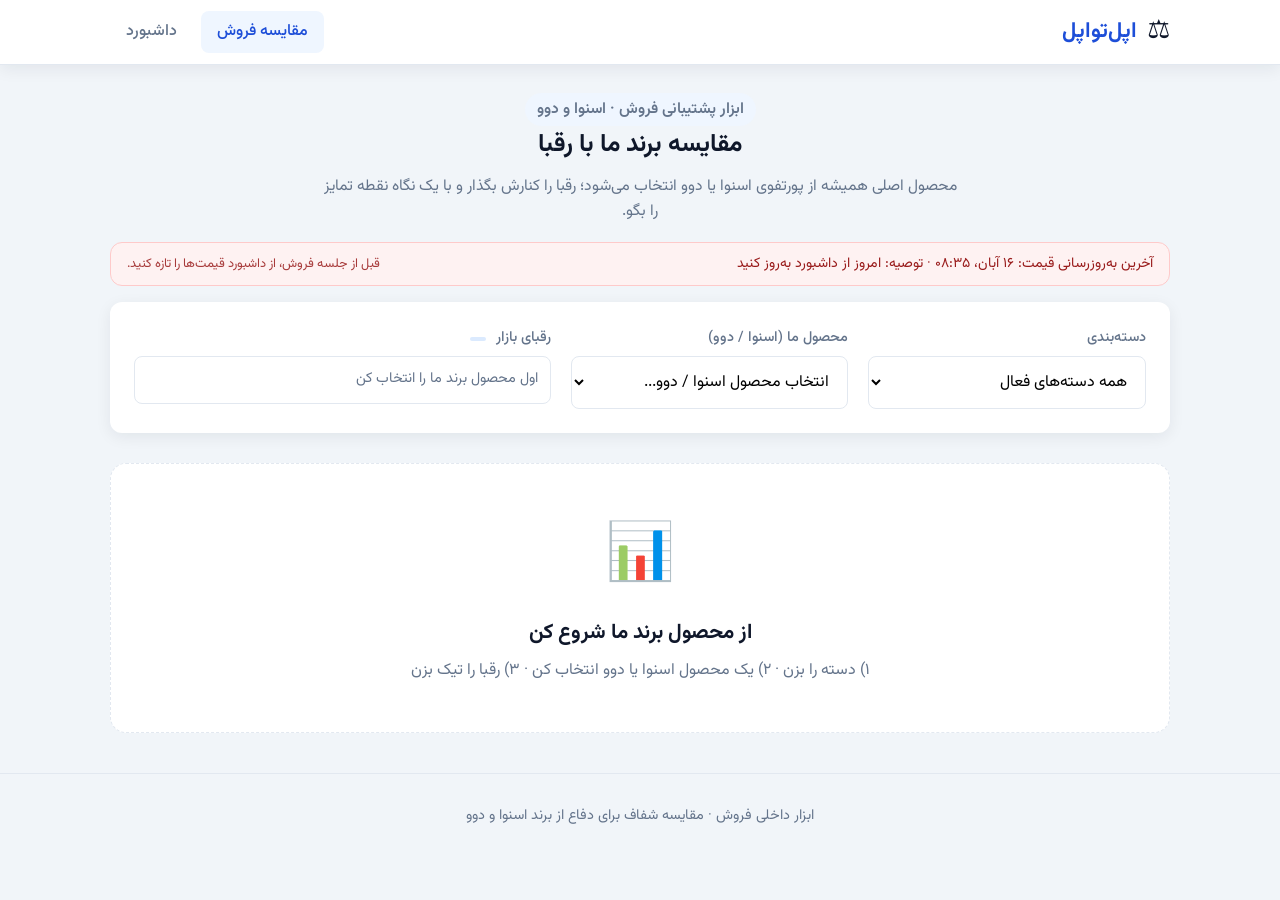
<file: index.html>
<!DOCTYPE html>
<html lang="fa" dir="rtl">
<head>
  <meta charset="UTF-8">
  <meta name="viewport" content="width=device-width, initial-scale=1.0">
  <title>اپل‌تو‌اپل | ابزار فروش اسنوا و دوو</title>
  <link rel="stylesheet" href="css/style.css">
  <link rel="stylesheet" href="css/compare.css">
  <link href="https://fonts.googleapis.com/css2?family=Vazirmatn:wght@300;400;500;600;700;800&display=swap" rel="stylesheet">
</head>
<body>
  <header class="header">
    <div class="container">
      <div class="logo"><span class="logo-icon">⚖️</span><h1>اپل‌تو‌اپل</h1></div>
      <nav>
        <a href="index.html" class="active">مقایسه فروش</a>
        <a href="admin.html">داشبورد</a>
      </nav>
    </div>
  </header>
  <main class="container">
    <section class="hero hero-sales">
      <p class="hero-eyebrow">ابزار پشتیبانی فروش · اسنوا و دوو</p>
      <h2>مقایسه برند ما با رقبا</h2>
      <p>محصول اصلی همیشه از پورتفوی اسنوا یا دوو انتخاب می‌شود؛ رقبا را کنارش بگذار و با یک نگاه نقطه تمایز را بگو.</p>
    </section>

    <div id="freshnessBar" class="freshness-bar" hidden>
      <span id="freshnessText">آخرین به‌روزرسانی قیمت: —</span>
      <span class="freshness-hint">قبل از جلسه فروش، از داشبورد قیمت‌ها را تازه کنید.</span>
    </div>

    <section class="compare-controls">
      <div class="select-group">
        <label for="categorySelect">دسته‌بندی</label>
        <select id="categorySelect"><option value="">همه دسته‌های فعال</option></select>
      </div>
      <div class="select-group">
        <label for="productA">محصول ما (اسنوا / دوو)</label>
        <select id="productA"><option value="">انتخاب کنید...</option></select>
      </div>
      <div class="select-group" style="flex:1.5">
        <label>رقبای بازار <span id="compCountBadge" class="comp-count" hidden></span></label>
        <div id="competitorsCheckboxes" class="competitors-box">
          <span class="hint">اول محصول ما را انتخاب کن</span>
        </div>
      </div>
    </section>

    <section id="comparisonResult" class="comparison-result hidden"></section>
    <section id="emptyState" class="empty-state">
      <div class="empty-icon">📊</div>
      <h3>از محصول برند ما شروع کن</h3>
      <p>۱) دسته را بزن · ۲) یک محصول اسنوا یا دوو انتخاب کن · ۳) رقبا را تیک بزن</p>
    </section>
  </main>
  <footer class="footer"><div class="container"><p>ابزار داخلی فروش · مقایسه شفاف برای دفاع از برند اسنوا و دوو</p></div></footer>
  <script src="js/digikala.js?v=20261118b"></script>
  <script src="js/app-business-a.js?v=20261118b"></script>
  <script src="js/app-business-b.js?v=20261118b"></script>
  <script src="js/ai.js?v=20261118b"></script>
  <script src="js/app-part2.js?v=20261118b"></script>
</body>
</html>
</file>
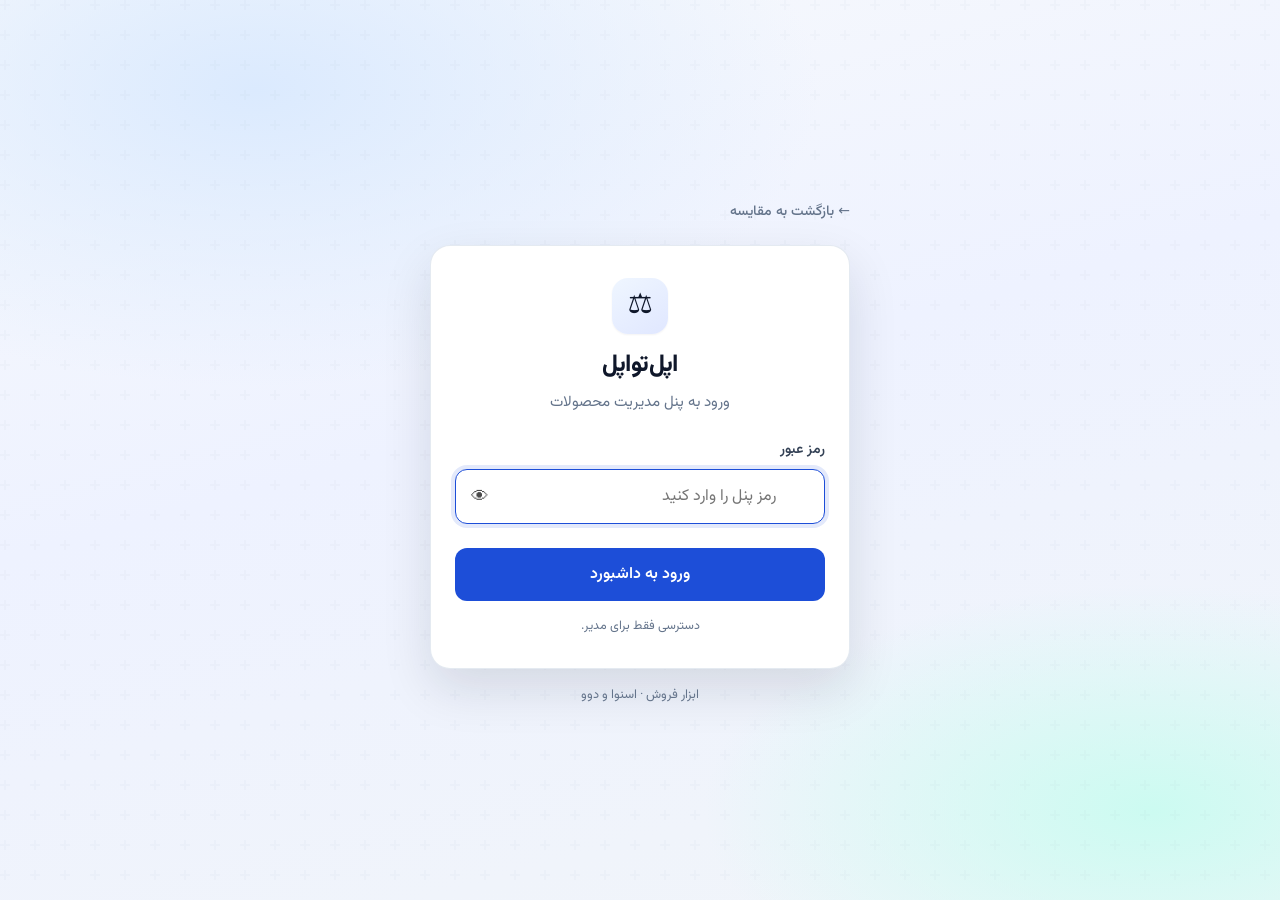
<file: admin.html>
<!DOCTYPE html>
<html lang="fa" dir="rtl">
<head>
  <meta charset="UTF-8">
  <meta name="viewport" content="width=device-width, initial-scale=1.0">
  <title>داشبورد مدیریت | اپل‌تو‌اپل</title>
  <link rel="stylesheet" href="css/style.css">
  <link rel="stylesheet" href="css/compare.css">
  <link href="https://fonts.googleapis.com/css2?family=Vazirmatn:wght@300;400;500;600;700;800&display=swap" rel="stylesheet">
</head>
<body class="admin-page admin-locked">
  <header class="header admin-header-nav" id="adminHeader">
    <div class="container">
      <div class="logo"><span class="logo-mark" aria-hidden="true">⚖️</span><h1>اپل‌تو‌اپل</h1></div>
      <nav>
        <a href="index.html">مقایسه فروش</a>
        <a href="admin.html" class="active">داشبورد</a>
      </nav>
    </div>
  </header>

  <div id="loginGate" class="login-screen" role="main">
    <div class="login-bg" aria-hidden="true"></div>
    <div class="login-shell">
      <a href="index.html" class="login-back">← بازگشت به مقایسه</a>
      <div class="login-card">
        <div class="login-brand">
          <div class="login-logo" aria-hidden="true">⚖️</div>
          <h1>اپل‌تو‌اپل</h1>
          <p class="login-subtitle">ورود به پنل مدیریت محصولات</p>
        </div>
        <div id="loginError" class="login-alert" role="alert" hidden></div>
        <form id="loginForm" class="login-form" onsubmit="event.preventDefault(); tryAdminLogin();">
          <div class="field">
            <label for="adminPassword">رمز عبور</label>
            <div class="field-input">
              <input type="password" id="adminPassword" name="password" placeholder="رمز پنل را وارد کنید" autocomplete="current-password" autofocus>
              <button type="button" class="field-toggle" id="togglePwd" aria-label="نمایش رمز" title="نمایش / مخفی">👁</button>
            </div>
          </div>
          <button type="submit" class="btn btn-primary btn-block btn-lg" id="loginSubmit">
            <span class="btn-label">ورود به داشبورد</span>
            <span class="btn-loading" hidden>در حال ورود…</span>
          </button>
        </form>
        <p class="login-hint">دسترسی فقط برای مدیر.</p>
      </div>
      <p class="login-footer">ابزار فروش · اسنوا و دوو</p>
    </div>
  </div>

  <main class="container admin-main" id="adminMain" hidden>
    <div class="admin-header">
      <div>
        <h2>مدیریت محصولات</h2>
        <p class="admin-lead">اسنوا/دوو = محصول ما · بقیه = رقیب (خودکار)</p>
      </div>
      <div class="admin-header-actions">
        <button type="button" class="btn btn-ghost btn-sm" onclick="changeAdminPassword()">تغییر رمز</button>
        <button type="button" class="btn btn-ghost btn-sm" onclick="adminLogout()">خروج</button>
        <button type="button" class="btn btn-primary" onclick="openAddModal()">+ افزودن محصول</button>
      </div>
    </div>
    <div class="export-box">
      <p><strong>پشتیبان‌گیری:</strong> Export بگیرید و جایگزین <code>data/products.json</code> کنید.</p>
      <div class="export-actions">
        <button type="button" class="btn btn-success" onclick="exportJSON()">⬇ Export JSON</button>
        <button type="button" class="btn btn-outline" onclick="importJSON()">⬆ Import JSON</button>
        <button type="button" class="btn btn-primary" id="btnRefreshAllPrices" onclick="refreshAllPrices()">🔄 به‌روزرسانی همه قیمت‌ها</button>
      </div>
    </div>
    <section class="category-manager" id="categoryManager">
      <div class="cat-manager-header">
        <h3>مدیریت دسته‌بندی‌ها</h3>
        <button type="button" class="btn btn-outline btn-sm" onclick="addNewCategory()">+ دسته جدید</button>
      </div>
      <p class="cat-manager-hint">تغییر نام، غیرفعال یا حذف. غیرفعال‌کردن محصولات را پاک نمی‌کند.</p>
      <div id="categoryList" class="category-list"></div>
    </section>
    <div id="productList" class="product-list"></div>
  </main>

  <div class="modal-overlay" id="productModal">
    <div class="modal">
      <div class="modal-header"><h3 id="modalTitle">افزودن محصول</h3><button type="button" class="modal-close" onclick="closeModal()" aria-label="بستن">×</button></div>
      <form id="productForm">
        <div class="modal-body">
          <div class="form-group"><label>نام *</label><input type="text" name="name" required></div>
          <div class="form-row">
            <div class="form-group"><label>برند</label><input type="text" name="brand" placeholder="اسنوا / دوو / رقیب"></div>
            <div class="form-group"><label>قیمت</label><input type="number" name="price"></div>
          </div>
          <div class="form-row">
            <div class="form-group"><label>نوع (پیشنهادی)</label><select name="type"><option value="own">محصول ما</option><option value="competitor">رقیب</option></select></div>
            <div class="form-group"><label>دسته</label><div class="inline-field"><select name="category"></select><button type="button" class="btn btn-outline btn-sm" onclick="addNewCategory()">+</button></div></div>
          </div>
          <div class="form-group"><label>تصویر</label><input type="url" name="image"></div>
          <div class="form-group"><label>لینک دیجی‌کالا</label><div class="inline-field"><input type="url" name="digikalaUrl"><button type="button" class="btn btn-primary btn-sm" onclick="tryFetchDigikala()">دریافت</button></div></div>
          <div class="form-group" id="competitorsSection"><label>رقبا</label><div id="competitorsSelectContainer" class="competitors-box"></div></div>
          <div class="form-group"><label>ویژگی‌ها</label><div class="features-editor"><div id="featuresContainer"></div><button type="button" class="btn btn-outline btn-sm" onclick="addFeatureRow()">+ ویژگی</button></div></div>
        </div>
        <div class="modal-footer"><button type="button" class="btn btn-outline" onclick="closeModal()">انصراف</button><button type="submit" class="btn btn-primary">ذخیره</button></div>
      </form>
    </div>
  </div>
  <div id="toast" class="toast" role="status"></div>
  <script src="js/digikala.js?v=20261118b"></script>
  <script src="js/app-business-a.js?v=20261118b"></script>
  <script src="js/app-business-b.js?v=20261118b"></script>
  <script src="js/app-part2.js?v=20261118b"></script>
  <script src="js/admin-auth.js"></script>
</body>
</html>
</file>
<file: css/style.css>
:root {
  /* Brand */
  --primary: #1d4ed8;
  --primary-dark: #1e3a8a;
  --primary-soft: #eff6ff;
  --accent: #0d9488;
  --success: #059669;
  --danger: #dc2626;
  --warning: #d97706;

  /* Surfaces */
  --bg: #f1f5f9;
  --bg-elevated: #ffffff;
  --card: #ffffff;
  --text: #0f172a;
  --text-secondary: #334155;
  --text-muted: #64748b;
  --border: #e2e8f0;
  --border-strong: #cbd5e1;

  /* Elevation */
  --shadow-sm: 0 1px 2px rgb(15 23 42 / 0.05);
  --shadow: 0 4px 16px rgb(15 23 42 / 0.07);
  --shadow-lg: 0 20px 50px rgb(15 23 42 / 0.12);

  /* Shape & type */
  --radius-sm: 8px;
  --radius: 12px;
  --radius-lg: 16px;
  --radius-xl: 20px;
  --font: 'Vazirmatn', Tahoma, system-ui, sans-serif;

  /* Spacing scale */
  --space-1: 4px;
  --space-2: 8px;
  --space-3: 12px;
  --space-4: 16px;
  --space-5: 24px;
  --space-6: 32px;
  --space-7: 48px;
}

* { margin: 0; padding: 0; box-sizing: border-box; }

body {
  font-family: var(--font);
  background: var(--bg);
  color: var(--text);
  line-height: 1.6;
  min-height: 100vh;
}

.container { max-width: 1100px; margin: 0 auto; padding: 0 20px; }
@media (min-width: 1400px) { .container { max-width: 1280px; } }

.header {
  background: var(--card);
  border-bottom: 1px solid var(--border);
  position: sticky; top: 0; z-index: 100;
  box-shadow: var(--shadow);
}
.header .container {
  display: flex; align-items: center; justify-content: space-between; height: 64px;
}
.logo { display: flex; align-items: center; gap: 10px; }
.logo-icon { font-size: 1.6rem; }
.logo h1 { font-size: 1.35rem; font-weight: 700; color: var(--primary); }
nav { display: flex; gap: 8px; }
nav a {
  text-decoration: none; color: var(--text-muted);
  padding: 8px 16px; border-radius: 8px; font-weight: 500; transition: all 0.2s;
}
nav a:hover, nav a.active { background: #eff6ff; color: var(--primary); }

.hero { text-align: center; padding: 40px 0 30px; }
.hero h2 { font-size: 1.8rem; margin-bottom: 8px; }
.hero p { color: var(--text-muted); font-size: 1.05rem; }

.compare-controls {
  display: flex; align-items: flex-end; gap: 20px;
  background: var(--card); padding: 24px; border-radius: var(--radius);
  box-shadow: var(--shadow); margin-bottom: 30px; flex-wrap: wrap; justify-content: center;
}
.select-group { flex: 1; min-width: 220px; }
.select-group label {
  display: block; font-size: 0.9rem; font-weight: 500; margin-bottom: 6px; color: var(--text-muted);
}
select {
  width: 100%; padding: 12px 14px; border: 1.5px solid var(--border);
  border-radius: 8px; font-family: inherit; font-size: 1rem; background: white; cursor: pointer;
}
select:focus { outline: none; border-color: var(--primary); }

.comparison-result { margin-bottom: 50px; }
.empty-state {
  text-align: center; padding: 48px 20px; color: var(--text-muted);
  background: #fff; border: 1px dashed var(--border); border-radius: 16px; margin-bottom: 40px;
}
.empty-icon { font-size: 3.5rem; margin-bottom: 16px; }
.empty-state h3 { font-size: 1.3rem; color: var(--text); margin-bottom: 8px; }
.hidden { display: none !important; }
.footer {
  text-align: center; padding: 30px 0; color: var(--text-muted); font-size: 0.9rem;
  border-top: 1px solid var(--border); margin-top: 40px;
}

.admin-header {
  display: flex; justify-content: space-between; align-items: center;
  margin: 30px 0 20px; flex-wrap: wrap; gap: 12px;
}
.admin-header h2 { font-size: 1.5rem; }

.btn {
  display: inline-flex; align-items: center; gap: 6px; padding: 10px 18px;
  border: none; border-radius: 8px; font-family: inherit; font-size: 0.95rem;
  font-weight: 500; cursor: pointer; transition: all 0.2s; text-decoration: none;
}
.btn-primary { background: var(--primary); color: white; }
.btn-primary:hover { background: var(--primary-dark); }
.btn-success { background: var(--success); color: white; }
.btn-danger { background: var(--danger); color: white; }
.btn-outline { background: white; border: 1.5px solid var(--border); color: var(--text); }
.btn-outline:hover { border-color: var(--primary); color: var(--primary); }
.btn-sm { padding: 6px 12px; font-size: 0.85rem; }

.product-list { display: grid; gap: 16px; }
.product-item {
  background: var(--card); border-radius: var(--radius); box-shadow: var(--shadow);
  padding: 20px; display: flex; align-items: center; gap: 20px; flex-wrap: wrap;
}
.product-item img {
  width: 80px; height: 80px; object-fit: contain; background: #f1f5f9; border-radius: 8px;
}
.product-item .info { flex: 1; min-width: 200px; }
.product-item .info h3 { font-size: 1.1rem; margin-bottom: 4px; }
.product-item .info .meta { color: var(--text-muted); font-size: 0.9rem; }
.product-item .actions { display: flex; gap: 8px; flex-wrap: wrap; }

.modal-overlay {
  position: fixed; inset: 0; background: rgba(15, 23, 42, 0.5);
  display: flex; align-items: center; justify-content: center; z-index: 200;
  padding: 20px; opacity: 0; visibility: hidden; transition: all 0.25s;
}
.modal-overlay.open { opacity: 1; visibility: visible; }
.modal {
  background: var(--card); border-radius: var(--radius); width: 100%; max-width: 640px;
  max-height: 90vh; overflow-y: auto; box-shadow: 0 20px 40px rgba(0,0,0,0.15);
  transform: translateY(20px); transition: transform 0.25s;
}
.modal-overlay.open .modal { transform: translateY(0); }
.modal-header {
  display: flex; justify-content: space-between; align-items: center;
  padding: 18px 24px; border-bottom: 1px solid var(--border);
}
.modal-header h3 { font-size: 1.2rem; }
.modal-close {
  background: none; border: none; font-size: 1.5rem; cursor: pointer; color: var(--text-muted); line-height: 1;
}
.modal-body { padding: 24px; }
.form-group { margin-bottom: 18px; }
.form-group label { display: block; font-weight: 500; margin-bottom: 6px; font-size: 0.9rem; }
.form-group input, .form-group textarea, .form-group select {
  width: 100%; padding: 10px 14px; border: 1.5px solid var(--border);
  border-radius: 8px; font-family: inherit; font-size: 0.95rem;
}
.form-group input:focus, .form-group textarea:focus { outline: none; border-color: var(--primary); }
.form-row { display: grid; grid-template-columns: 1fr 1fr; gap: 16px; }
.features-editor {
  border: 1.5px solid var(--border); border-radius: 8px; padding: 12px; background: #f8fafc;
}
.feature-row { display: flex; gap: 8px; margin-bottom: 8px; align-items: center; }
.feature-row input {
  flex: 1; padding: 8px 12px; border: 1px solid var(--border); border-radius: 6px; font-family: inherit;
}
.feature-row .btn-remove {
  background: #fee2e2; color: var(--danger); border: none; width: 36px; height: 36px;
  border-radius: 6px; cursor: pointer; font-size: 1.1rem;
}
.modal-footer {
  padding: 16px 24px; border-top: 1px solid var(--border);
  display: flex; justify-content: flex-end; gap: 10px;
}

.toast {
  position: fixed; bottom: 30px; left: 50%; transform: translateX(-50%) translateY(100px);
  background: #0f172a; color: white; padding: 14px 24px; border-radius: 10px;
  font-size: 0.95rem; z-index: 300; opacity: 0; transition: all 0.3s;
  box-shadow: 0 10px 25px rgba(0,0,0,0.2);
}
.toast.show { transform: translateX(-50%) translateY(0); opacity: 1; }
.toast.success { background: var(--success); }
.toast.error { background: var(--danger); }

.export-box {
  background: #eff6ff; border: 1.5px dashed var(--primary); border-radius: var(--radius);
  padding: 20px; margin-bottom: 24px; text-align: center;
}
.export-box p { margin-bottom: 12px; color: var(--text-muted); font-size: 0.95rem; }
.export-actions { display: flex; gap: 10px; justify-content: center; flex-wrap: wrap; }

.competitors-box {
  background: white; border: 1.5px solid var(--border); border-radius: 8px;
  padding: 10px 12px; min-height: 48px; max-height: 160px; overflow-y: auto;
  display: flex; flex-wrap: wrap; gap: 8px; align-items: flex-start;
}
.competitors-box .hint { color: var(--text-muted); font-size: 0.9rem; }
.competitor-chip {
  display: inline-flex; align-items: center; gap: 6px; background: #f1f5f9;
  border: 1px solid var(--border); border-radius: 20px; padding: 5px 12px;
  font-size: 0.85rem; cursor: pointer; transition: all 0.15s; user-select: none;
}
.competitor-chip:hover { border-color: var(--primary); }
.competitor-chip.selected {
  background: #dbeafe; border-color: var(--primary); color: var(--primary); font-weight: 500;
}
.competitor-chip input { display: none; }

.category-manager {
  background: var(--card); border-radius: var(--radius); box-shadow: var(--shadow);
  padding: 18px 20px; margin-bottom: 24px; border: 1px solid var(--border);
}
.cat-manager-header {
  display: flex; justify-content: space-between; align-items: center;
  gap: 12px; flex-wrap: wrap; margin-bottom: 6px;
}
.cat-manager-header h3 { font-size: 1.1rem; margin: 0; }
.cat-manager-hint { font-size: 0.85rem; color: var(--text-muted); margin-bottom: 14px; }
.category-list { display: flex; flex-direction: column; gap: 8px; }
.category-row {
  display: flex; justify-content: space-between; align-items: center;
  gap: 12px; flex-wrap: wrap; padding: 10px 12px; background: #f8fafc;
  border: 1px solid var(--border); border-radius: 10px;
}
.category-row-info { display: flex; align-items: center; gap: 10px; flex-wrap: wrap; }
.category-row-name { font-weight: 600; }
.category-row-count {
  font-size: 0.8rem; color: var(--text-muted); background: #e2e8f0;
  padding: 2px 8px; border-radius: 999px;
}
.category-row-actions { display: flex; gap: 8px; flex-wrap: wrap; }
.category-row.is-disabled {
  opacity: 0.72; background: #f1f5f9; border-style: dashed;
}
.category-row-badge {
  font-size: 0.72rem; padding: 2px 8px; border-radius: 999px;
  background: #fee2e2; color: #991b1b; font-weight: 600;
}
.category-row-badge.active { background: #dcfce7; color: #166534; }

@media (max-width: 700px) {
  .compare-controls { flex-direction: column; align-items: stretch; }
  .form-row { grid-template-columns: 1fr; }
  .product-item { flex-direction: column; text-align: center; }
  .product-item .actions { justify-content: center; }
}

/* ========== P0: Design tokens helpers ========== */
.btn-block { width: 100%; justify-content: center; }
.btn-lg { padding: 14px 20px; font-size: 1rem; font-weight: 600; border-radius: var(--radius); }
.btn-ghost {
  background: transparent;
  border: 1px solid transparent;
  color: var(--text-muted);
}
.btn-ghost:hover {
  background: var(--primary-soft);
  color: var(--primary);
}
.btn:disabled {
  opacity: 0.65;
  cursor: not-allowed;
}

.inline-field {
  display: flex;
  gap: 8px;
  align-items: center;
}
.inline-field select,
.inline-field input { flex: 1; }

.admin-lead {
  margin: 4px 0 0;
  font-size: 0.9rem;
  color: var(--text-muted);
  font-weight: 400;
}
.admin-header-actions {
  display: flex;
  gap: 8px;
  flex-wrap: wrap;
  align-items: center;
}

/* ========== P0: Admin lock — hide chrome before login ========== */
body.admin-locked .admin-header-nav {
  display: none !important;
}
body.admin-locked {
  overflow: hidden;
}
body.admin-authed .login-screen {
  display: none !important;
}

/* ========== P0: Login screen ========== */
.login-screen {
  position: relative;
  min-height: 100vh;
  display: flex;
  align-items: center;
  justify-content: center;
  padding: var(--space-5);
  isolation: isolate;
}

.login-bg {
  position: absolute;
  inset: 0;
  z-index: -1;
  background:
    radial-gradient(ellipse 80% 60% at 20% 10%, #dbeafe 0%, transparent 55%),
    radial-gradient(ellipse 70% 50% at 90% 90%, #ccfbf1 0%, transparent 50%),
    linear-gradient(165deg, #f8fafc 0%, #eef2ff 45%, #f1f5f9 100%);
}
.login-bg::after {
  content: '';
  position: absolute;
  inset: 0;
  background-image: url("data:image/svg+xml,%3Csvg width='60' height='60' viewBox='0 0 60 60' xmlns='http://www.w3.org/2000/svg'%3E%3Cg fill='none' fill-rule='evenodd'%3E%3Cg fill='%2394a3b8' fill-opacity='0.06'%3E%3Cpath d='M36 34v-4h-2v4h-4v2h4v4h2v-4h4v-2h-4zm0-30V0h-2v4h-4v2h4v4h2V6h4V4h-4zM6 34v-4H4v4H0v2h4v4h2v-4h4v-2H6zM6 4V0H4v4H0v2h4v4h2V6h4V4H6z'/%3E%3C/g%3E%3C/g%3E%3C/svg%3E");
  opacity: 0.9;
}

.login-shell {
  width: 100%;
  max-width: 420px;
  display: flex;
  flex-direction: column;
  gap: var(--space-4);
}

.login-back {
  align-self: flex-start;
  font-size: 0.875rem;
  color: var(--text-muted);
  text-decoration: none;
  font-weight: 500;
  padding: 6px 0;
  transition: color 0.15s;
}
.login-back:hover { color: var(--primary); }

.login-card {
  background: var(--card);
  border: 1px solid rgb(226 232 240 / 0.9);
  border-radius: var(--radius-xl);
  box-shadow: var(--shadow-lg);
  padding: var(--space-6) var(--space-5);
  animation: loginIn 0.45s ease-out;
}

@keyframes loginIn {
  from { opacity: 0; transform: translateY(12px); }
  to { opacity: 1; transform: translateY(0); }
}

.login-brand {
  text-align: center;
  margin-bottom: var(--space-5);
}
.login-logo {
  width: 56px;
  height: 56px;
  margin: 0 auto 12px;
  display: flex;
  align-items: center;
  justify-content: center;
  font-size: 1.75rem;
  background: linear-gradient(145deg, var(--primary-soft), #e0e7ff);
  border-radius: 16px;
  box-shadow: var(--shadow-sm);
}
.login-brand h1 {
  font-size: 1.5rem;
  font-weight: 800;
  color: var(--text);
  letter-spacing: -0.02em;
  margin: 0 0 6px;
}
.login-subtitle {
  margin: 0;
  font-size: 0.95rem;
  color: var(--text-muted);
}

.login-alert {
  background: #fef2f2;
  color: #991b1b;
  border: 1px solid #fecaca;
  border-radius: var(--radius-sm);
  padding: 10px 14px;
  font-size: 0.875rem;
  margin-bottom: var(--space-4);
  font-weight: 500;
}
.login-alert[hidden] { display: none !important; }

.login-form .field {
  margin-bottom: var(--space-5);
}
.login-form .field label {
  display: block;
  font-size: 0.875rem;
  font-weight: 600;
  color: var(--text-secondary);
  margin-bottom: 8px;
}
.field-input {
  position: relative;
  display: flex;
  align-items: center;
}
.field-input input {
  width: 100%;
  padding: 14px 48px 14px 14px;
  border: 1.5px solid var(--border);
  border-radius: var(--radius);
  font-family: inherit;
  font-size: 1rem;
  background: #fff;
  transition: border-color 0.15s, box-shadow 0.15s;
}
.field-input input:focus {
  outline: none;
  border-color: var(--primary);
  box-shadow: 0 0 0 4px rgb(29 78 216 / 0.12);
}
.field-toggle {
  position: absolute;
  left: 8px;
  top: 50%;
  transform: translateY(-50%);
  border: none;
  background: transparent;
  cursor: pointer;
  font-size: 1.1rem;
  padding: 6px 8px;
  border-radius: 6px;
  line-height: 1;
  opacity: 0.7;
}
.field-toggle:hover { opacity: 1; background: #f1f5f9; }

.login-hint {
  margin: var(--space-4) 0 0;
  font-size: 0.78rem;
  color: var(--text-muted);
  text-align: center;
  line-height: 1.5;
}

.login-footer {
  text-align: center;
  font-size: 0.8rem;
  color: var(--text-muted);
  margin: 0;
}

.logo-mark {
  font-size: 1.5rem;
  line-height: 1;
}
.admin-main {
  padding-bottom: var(--space-7);
}

@media (max-width: 480px) {
  .login-card { padding: var(--space-5) var(--space-4); }
  .login-brand h1 { font-size: 1.35rem; }
}
</file>
<file: css/compare.css>
/* ===== Comparison layout — responsive, equal columns ===== */
:root {
  --cmp-feat-w: 132px;
  --cmp-radius: 14px;
  --cmp-gap: 12px;
}

.compare-toolbar {
  display: flex;
  gap: 10px;
  flex-wrap: wrap;
  margin-bottom: 14px;
  align-items: center;
  justify-content: space-between;
}
.compare-toolbar .left,
.compare-toolbar .right {
  display: flex;
  gap: 8px;
  flex-wrap: wrap;
  align-items: center;
}
.compare-meta {
  font-size: 0.85rem;
  color: var(--text-muted, #64748b);
}

.compare-table-wrap {
  overflow-x: auto;
  -webkit-overflow-scrolling: touch;
  border-radius: var(--cmp-radius);
  border: 1px solid var(--border, #e2e8f0);
  background: #fff;
  box-shadow: 0 1px 3px rgb(0 0 0 / 0.04);
}

.compare-table {
  width: 100%;
  border-collapse: separate;
  border-spacing: 0;
  table-layout: fixed;
  min-width: 0;
}

.compare-table th,
.compare-table td {
  border-bottom: 1px solid var(--border, #e2e8f0);
  border-left: 1px solid var(--border, #e2e8f0);
  padding: 12px 10px;
  vertical-align: top;
  text-align: center;
  word-break: break-word;
  overflow-wrap: anywhere;
}

.compare-table th:last-child,
.compare-table td:last-child {
  border-left: none;
}

.compare-table th.feat-col,
.compare-table td.feat-col {
  text-align: right;
  background: #f8fafc;
  font-weight: 600;
  width: var(--cmp-feat-w);
  min-width: 100px;
  max-width: 160px;
  position: sticky;
  right: 0;
  z-index: 3;
  border-left: 1px solid var(--border, #e2e8f0);
  box-shadow: -4px 0 8px -4px rgb(0 0 0 / 0.06);
}

.compare-table thead th {
  background: #fff;
  position: sticky;
  top: 0;
  z-index: 2;
}
.compare-table thead th.feat-col {
  z-index: 4;
  background: #f1f5f9;
}

.compare-table thead th.product-col {
  width: calc((100% - var(--cmp-feat-w)) / var(--product-cols, 2));
  min-width: 140px;
  vertical-align: top;
  padding-top: 14px;
  padding-bottom: 14px;
}

.cmp-head {
  display: flex;
  flex-direction: column;
  align-items: center;
  gap: 6px;
  position: relative;
  padding-top: 4px;
}
.cmp-remove {
  position: absolute;
  top: -6px;
  left: 0;
  width: 28px;
  height: 28px;
  border: none;
  border-radius: 50%;
  background: #fee2e2;
  color: #b91c1c;
  font-size: 1.1rem;
  line-height: 1;
  cursor: pointer;
  display: flex;
  align-items: center;
  justify-content: center;
  z-index: 1;
}
.cmp-remove:hover { background: #fecaca; transform: scale(1.08); }
.cmp-img-wrap {
  width: 96px; height: 96px; border-radius: 12px; background: #f8fafc;
  border: 1px solid #f1f5f9; display: flex; align-items: center; justify-content: center; overflow: hidden;
}
.cmp-img { max-width: 88px; max-height: 88px; object-fit: contain; }
.cmp-name { font-size: 0.88rem; font-weight: 600; line-height: 1.45; max-width: 100%; }
.cmp-brand { font-size: 0.78rem; color: var(--text-muted, #64748b); }
.cmp-brand.ours {
  color: #1d4ed8; font-weight: 600; background: #eff6ff; padding: 2px 8px; border-radius: 999px;
}
.cmp-price { font-size: 0.95rem; font-weight: 700; color: var(--primary, #2563eb); }
.cmp-updated { font-size: 0.7rem; color: var(--text-muted, #64748b); }
.cmp-link { font-size: 0.72rem; color: var(--primary, #2563eb); text-decoration: none; }
.cmp-link:hover { text-decoration: underline; }
.btn-history {
  border: 1px solid var(--border, #e2e8f0); background: #f8fafc; border-radius: 8px;
  padding: 4px 10px; font-size: 0.72rem; cursor: pointer; font-family: inherit;
}
.btn-history:hover { background: #eef2ff; }

.compare-table td.better { background: #ecfdf5; color: #065f46; font-weight: 500; }
.compare-table td.worse { background: #fef2f2; color: #991b1b; }
.compare-table td.equal { background: #fff; }

.price-history-list { list-style: none; padding: 0; margin: 0; }
.price-history-list li {
  display: flex; justify-content: space-between; padding: 6px 0;
  border-bottom: 1px solid #f1f5f9; font-size: 0.9rem;
}

.ai-box {
  margin-top: 18px; padding: 18px; border-radius: var(--cmp-radius);
  border: 1px solid #bfdbfe; background: linear-gradient(180deg, #eff6ff 0%, #f8fafc 100%);
}
.ai-box.hidden { display: none; }

.compare-controls { align-items: stretch; }
.competitors-box { min-height: 48px; max-height: 140px; }

/* Business path */
.hero-sales { text-align: center; padding: 28px 0 18px; }
.hero-eyebrow {
  display: inline-block; font-size: 0.8rem; font-weight: 600; color: var(--primary, #1d4ed8);
  background: #eff6ff; padding: 4px 12px; border-radius: 999px; margin-bottom: 10px;
}
.hero-sales h2 { font-size: 1.55rem; margin-bottom: 8px; }
.hero-sales p { color: var(--text-muted, #64748b); max-width: 640px; margin: 0 auto; font-size: 0.98rem; }

.freshness-bar {
  display: flex; flex-wrap: wrap; align-items: center; justify-content: space-between;
  gap: 8px 16px; padding: 10px 16px; border-radius: 12px; margin-bottom: 16px;
  font-size: 0.88rem; border: 1px solid var(--border, #e2e8f0); background: #fff;
}
.freshness-bar.fresh-ok { border-color: #a7f3d0; background: #ecfdf5; color: #065f46; }
.freshness-bar.fresh-warn { border-color: #fde68a; background: #fffbeb; color: #92400e; }
.freshness-bar.fresh-stale { border-color: #fecaca; background: #fef2f2; color: #991b1b; }
.freshness-hint { font-size: 0.8rem; opacity: 0.85; }

.comp-count {
  display: inline-block; margin-right: 6px; font-size: 0.75rem; background: #dbeafe;
  color: var(--primary, #1d4ed8); padding: 2px 8px; border-radius: 999px; font-weight: 600;
}
.view-toggle { display: inline-flex; gap: 4px; }
.legend-inline { font-size: 0.78rem; color: var(--text-muted, #64748b); margin-right: 10px; }
.legend-inline .lg {
  display: inline-block; width: 10px; height: 10px; border-radius: 2px;
  margin-left: 4px; vertical-align: middle;
}
.legend-inline .lg.better { background: #6ee7b7; }
.legend-inline .lg.worse { background: #fca5a5; }

.battle-card {
  background: #fff; border: 1px solid var(--border, #e2e8f0); border-radius: 16px;
  box-shadow: 0 4px 16px rgb(15 23 42 / 0.07); padding: 20px 22px; margin-bottom: 20px;
}
.battle-head {
  display: grid; grid-template-columns: 1.1fr auto 1.4fr; gap: 16px;
  align-items: center; margin-bottom: 20px;
}
.battle-ours {
  text-align: center; padding: 16px;
  background: linear-gradient(180deg, #eff6ff, #fff);
  border: 1px solid #bfdbfe; border-radius: 14px;
}
.battle-tag {
  display: inline-block; font-size: 0.72rem; font-weight: 700; background: #1d4ed8;
  color: #fff; padding: 3px 10px; border-radius: 999px; margin-bottom: 8px;
}
.battle-ours img {
  width: 88px; height: 88px; object-fit: contain; margin: 0 auto 8px; display: block;
}
.battle-ours h3 { font-size: 1rem; margin: 0 0 4px; }
.battle-brand { font-size: 0.85rem; color: var(--text-muted, #64748b); }
.battle-price { font-weight: 700; color: #1d4ed8; margin-top: 6px; }
.battle-price.main { font-size: 1.15rem; }
.battle-vs { font-weight: 800; color: var(--text-muted, #64748b); text-align: center; font-size: 0.9rem; }
.battle-rivals { display: flex; flex-direction: column; gap: 10px; }
.battle-rival {
  display: flex; gap: 12px; align-items: center; padding: 10px 12px;
  background: #f8fafc; border: 1px solid var(--border, #e2e8f0); border-radius: 12px;
}
.battle-rival img {
  width: 48px; height: 48px; object-fit: contain; background: #fff; border-radius: 8px;
}
.battle-rival .muted { font-size: 0.8rem; color: var(--text-muted, #64748b); }
.battle-section-title { font-size: 0.95rem; margin: 0 0 10px; color: #334155; }
.battle-points { margin: 0 0 16px; padding-right: 20px; }
.battle-points li { margin-bottom: 10px; }
.battle-points li strong { display: block; font-size: 0.92rem; margin-bottom: 2px; }
.battle-points li span { font-size: 0.86rem; color: var(--text-muted, #64748b); }
.battle-script {
  background: #0f172a; color: #e2e8f0; border-radius: 12px; padding: 14px 16px;
}
.battle-script-label {
  font-size: 0.72rem; font-weight: 700; letter-spacing: 0.04em; color: #94a3b8; margin-bottom: 6px;
}
.battle-script p { margin: 0; font-size: 0.92rem; line-height: 1.7; color: #f8fafc; }

@media (max-width: 800px) {
  .battle-head { grid-template-columns: 1fr; }
  .battle-vs { padding: 4px 0; }
}

@media (max-width: 640px) {
  .compare-controls { flex-direction: column; gap: 12px; }
  .select-group { min-width: 0; width: 100%; }
}

@media print {
  .header, .footer, .compare-controls, .hero, .freshness-bar, .compare-toolbar .right,
  .btn-history, .cmp-link, .cmp-remove, nav { display: none !important; }
  .battle-card { box-shadow: none; border: 1px solid #ccc; }
  #fullWrap.hidden { display: none !important; }
  #battleWrap { display: block !important; }
  body { background: #fff; }
}
</file>
